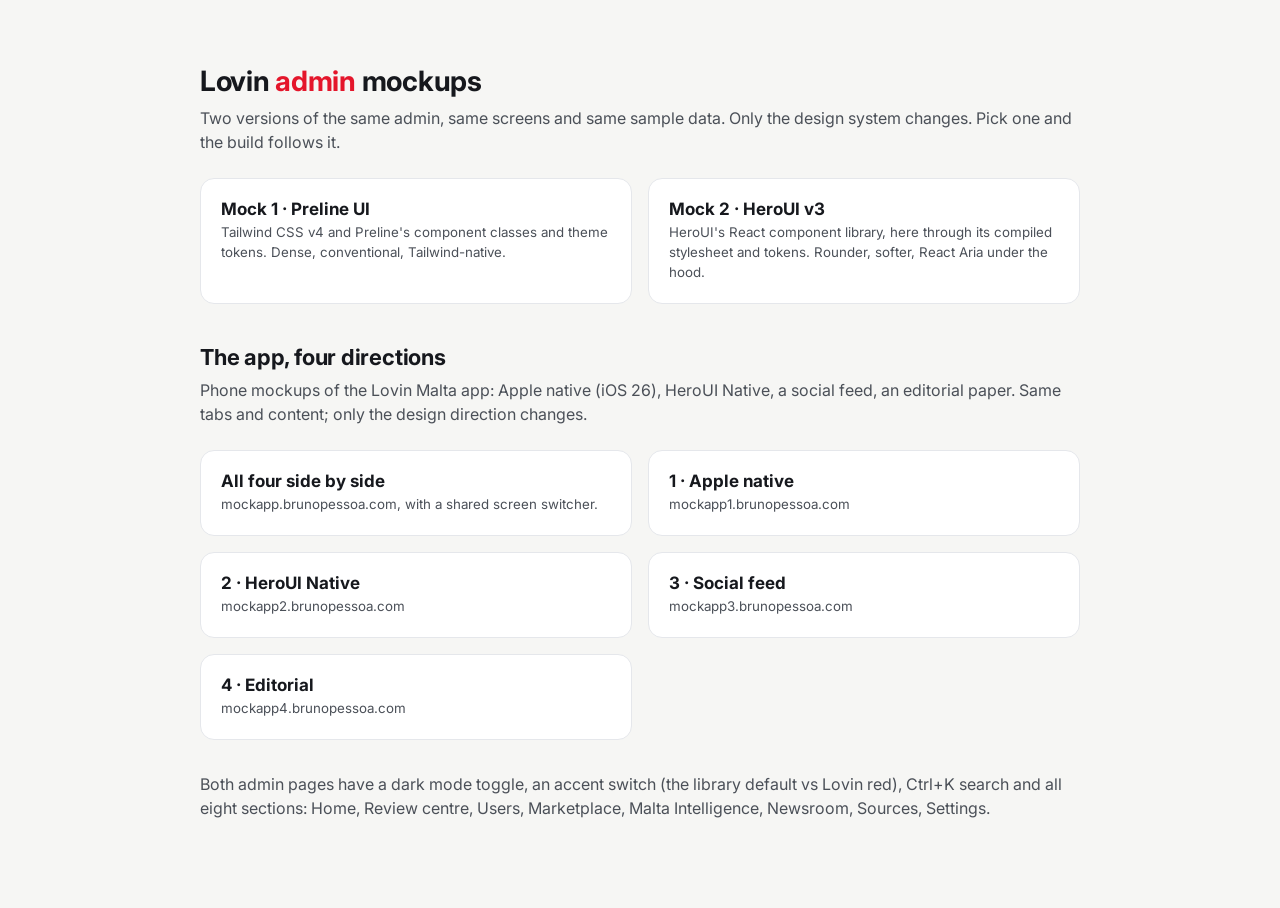
<file: site/index.html>
<!doctype html>
<html lang="en">
<head>
<meta charset="utf-8">
<meta name="viewport" content="width=device-width, initial-scale=1">
<title>Lovin Admin mockups</title>
<meta name="robots" content="noindex, nofollow">
<link href="https://fonts.googleapis.com/css2?family=Inter:wght@400;500;600;700&display=swap" rel="stylesheet">
<style>
  :root { color-scheme: light dark; --ink: #16181d; --ink-2: #4b5058; --line: #e5e7eb; --paper: #fff; --page: #f6f6f4; --red: #e4162b; }
  @media (prefers-color-scheme: dark) { :root { --ink: #f2f1ed; --ink-2: #b9bcc3; --line: #33363c; --paper: #1f2126; --page: #141517; } }
  body { margin: 0; font-family: Inter, system-ui, sans-serif; background: var(--page); color: var(--ink); -webkit-font-smoothing: antialiased; }
  main { max-width: 880px; margin: 0 auto; padding: 64px 24px; }
  h1 { font-size: 28px; margin: 0 0 8px; letter-spacing: -0.01em; }
  h1 span { color: var(--red); }
  p { color: var(--ink-2); line-height: 1.5; margin: 0 0 24px; }
  .grid { display: grid; grid-template-columns: repeat(auto-fit, minmax(300px, 1fr)); gap: 16px; }
  a.card { display: block; background: var(--paper); border: 1px solid var(--line); border-radius: 14px; padding: 20px; color: inherit; text-decoration: none; }
  a.card:hover { border-color: var(--ink-2); }
  a.card b { display: block; font-size: 17px; margin-bottom: 4px; }
  a.card small { color: var(--ink-2); display: block; line-height: 1.5; }
  ul { color: var(--ink-2); line-height: 1.6; padding-left: 20px; }
</style>
</head>
<body>
<main>
  <h1>Lovin <span>admin</span> mockups</h1>
  <p>Two versions of the same admin, same screens and same sample data. Only the design system changes. Pick one and the build follows it.</p>
  <div class="grid">
    <a class="card" href="https://mock1.brunopessoa.com/"><b>Mock 1 · Preline UI</b><small>Tailwind CSS v4 and Preline's component classes and theme tokens. Dense, conventional, Tailwind-native.</small></a>
    <a class="card" href="https://mock2.brunopessoa.com/"><b>Mock 2 · HeroUI v3</b><small>HeroUI's React component library, here through its compiled stylesheet and tokens. Rounder, softer, React Aria under the hood.</small></a>
  </div>
  <h1 style="margin-top:40px;font-size:22px">The app, four directions</h1>
  <p>Phone mockups of the Lovin Malta app: Apple native (iOS 26), HeroUI Native, a social feed, an editorial paper. Same tabs and content; only the design direction changes.</p>
  <div class="grid">
    <a class="card" href="https://mockapp.brunopessoa.com/"><b>All four side by side</b><small>mockapp.brunopessoa.com, with a shared screen switcher.</small></a>
    <a class="card" href="https://mockapp1.brunopessoa.com/"><b>1 · Apple native</b><small>mockapp1.brunopessoa.com</small></a>
    <a class="card" href="https://mockapp2.brunopessoa.com/"><b>2 · HeroUI Native</b><small>mockapp2.brunopessoa.com</small></a>
    <a class="card" href="https://mockapp3.brunopessoa.com/"><b>3 · Social feed</b><small>mockapp3.brunopessoa.com</small></a>
    <a class="card" href="https://mockapp4.brunopessoa.com/"><b>4 · Editorial</b><small>mockapp4.brunopessoa.com</small></a>
  </div>
  <p style="margin-top:32px">Both admin pages have a dark mode toggle, an accent switch (the library default vs Lovin red), Ctrl+K search and all eight sections: Home, Review centre, Users, Marketplace, Malta Intelligence, Newsroom, Sources, Settings.</p>
</main>
</body>
</html>
</file>
